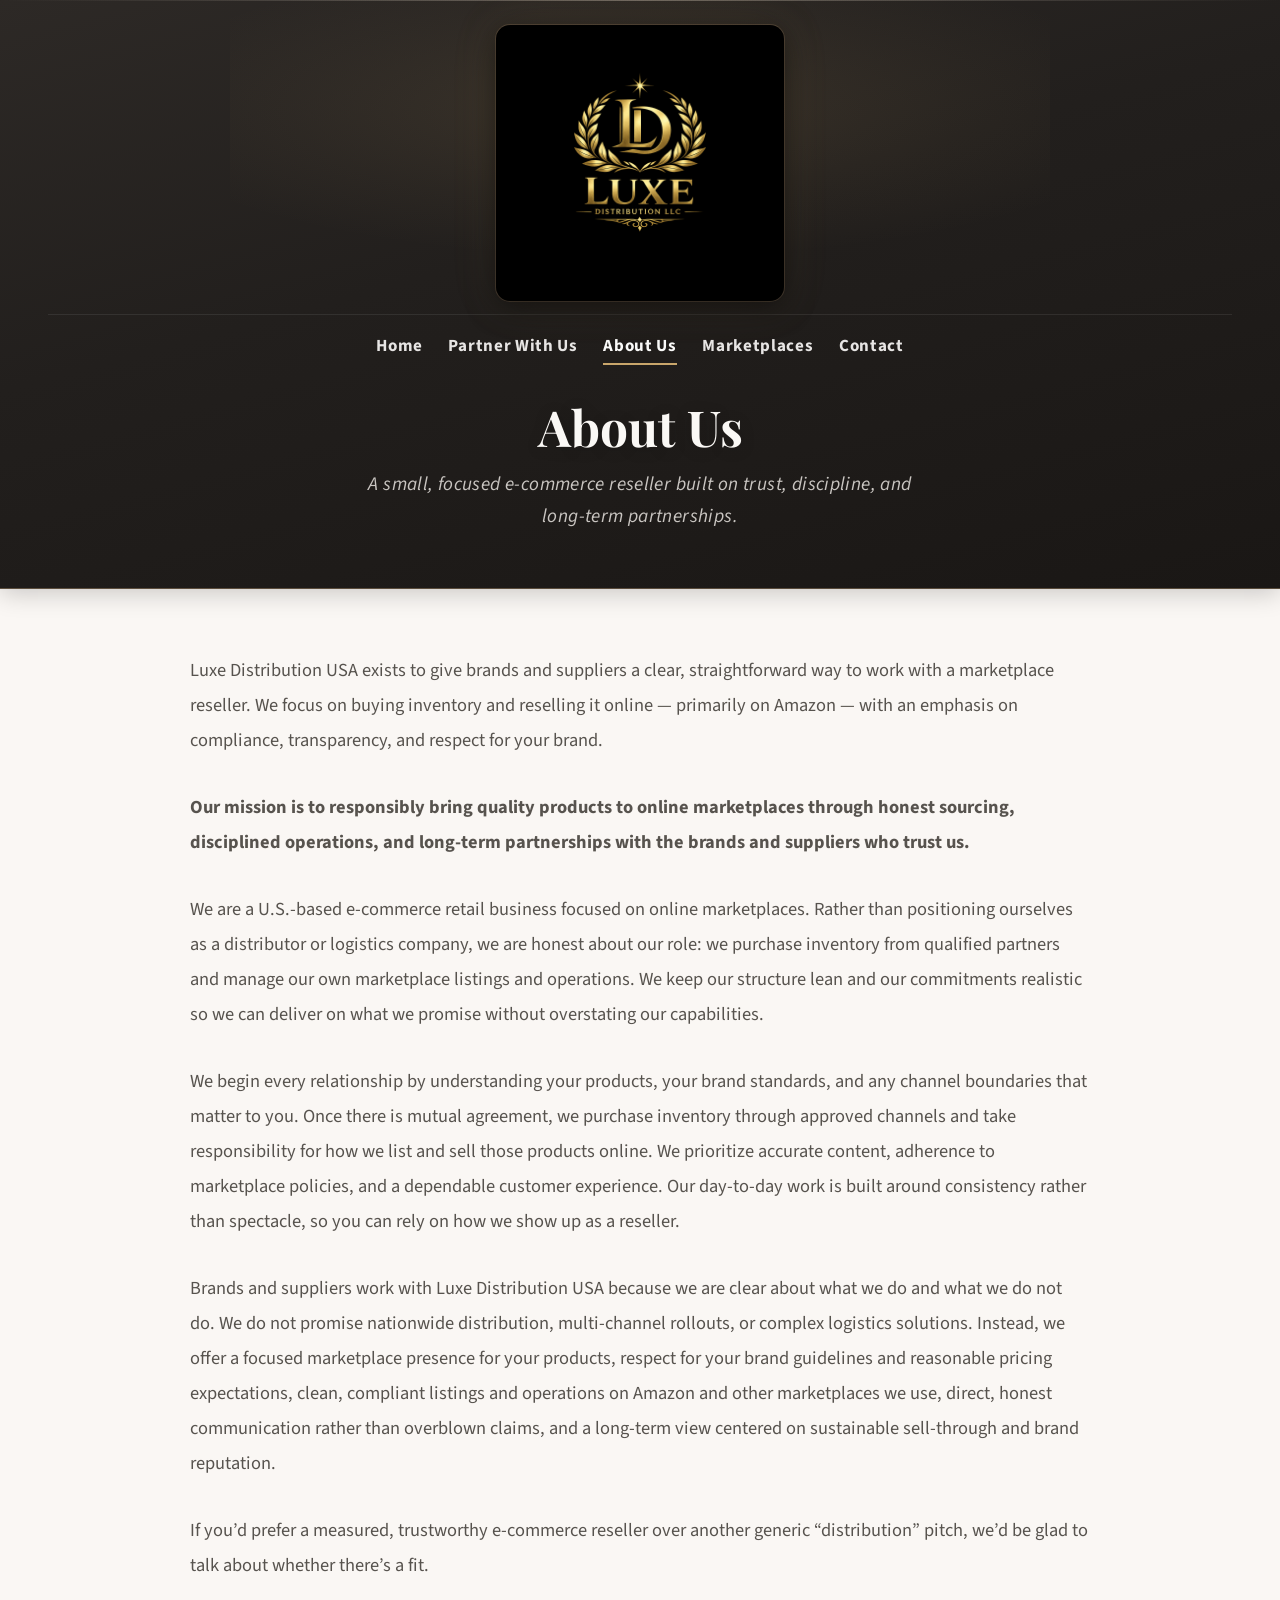
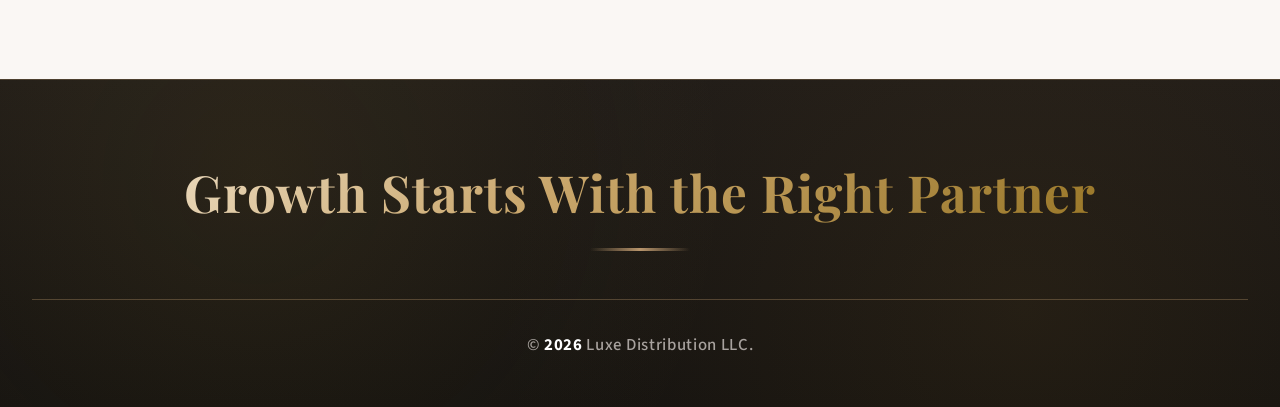
<file: about.html>
<!DOCTYPE html>
<html lang="en">
<head>
    <meta charset="UTF-8">
    <meta name="viewport" content="width=device-width, initial-scale=1.0, viewport-fit=cover">
    <title>About Luxe Distribution USA | E-Commerce Reseller for Online Marketplaces</title>
    <meta name="description" content="Learn how Luxe Distribution USA operates as a transparent, disciplined e-commerce reseller, partnering with brands and suppliers to represent products professionally on Amazon and other online marketplaces.">
    <link rel="stylesheet" href="styles.css">
</head>
<body>
    <!-- Header Section - Blue Background -->
    <header class="header-section header-page">
        <div class="header-brand">
            <div class="logo">
                <a href="index.html" class="logo-link">
                    <img src="lux-logo.png" alt="Luxe Distribution LLC" class="logo-img" decoding="async">
                </a>
            </div>
        </div>
        <nav class="navbar" aria-label="Main navigation">
            <ul class="nav-links">
                <li><a href="index.html">Home</a></li>
                <li><a href="services.html">Partner With Us</a></li>
                <li><a href="about.html" class="active">About Us</a></li>
                <li><a href="marketplaces.html">Marketplaces</a></li>
                <li><a href="contact.html">Contact</a></li>
            </ul>
        </nav>
        
        <div class="contact-hero">
            <h1>About Us</h1>
            <p>A small, focused e-commerce reseller built on trust, discipline, and long-term partnerships.</p>
        </div>
    </header>

    <!-- About Content Section -->
    <section class="about-content-section">
        <div class="about-content-container">
            <div class="about-content-text">
                <p>Luxe Distribution USA exists to give brands and suppliers a clear, straightforward way to work with a marketplace reseller. We focus on buying inventory and reselling it online — primarily on Amazon — with an emphasis on compliance, transparency, and respect for your brand.</p>
                
                <p><strong>Our mission is to responsibly bring quality products to online marketplaces through honest sourcing, disciplined operations, and long-term partnerships with the brands and suppliers who trust us.</strong></p>
                
                <p>We are a U.S.-based e-commerce retail business focused on online marketplaces. Rather than positioning ourselves as a distributor or logistics company, we are honest about our role: we purchase inventory from qualified partners and manage our own marketplace listings and operations. We keep our structure lean and our commitments realistic so we can deliver on what we promise without overstating our capabilities.</p>
                
                <p>We begin every relationship by understanding your products, your brand standards, and any channel boundaries that matter to you. Once there is mutual agreement, we purchase inventory through approved channels and take responsibility for how we list and sell those products online. We prioritize accurate content, adherence to marketplace policies, and a dependable customer experience. Our day-to-day work is built around consistency rather than spectacle, so you can rely on how we show up as a reseller.</p>

                <p>Brands and suppliers work with Luxe Distribution USA because we are clear about what we do and what we do not do. We do not promise nationwide distribution, multi-channel rollouts, or complex logistics solutions. Instead, we offer a focused marketplace presence for your products, respect for your brand guidelines and reasonable pricing expectations, clean, compliant listings and operations on Amazon and other marketplaces we use, direct, honest communication rather than overblown claims, and a long-term view centered on sustainable sell-through and brand reputation.</p>

                <p>If you’d prefer a measured, trustworthy e-commerce reseller over another generic “distribution” pitch, we’d be glad to talk about whether there’s a fit.</p>
            </div>
        </div>
    </section>

    <!-- Footer Section -->
    <footer class="footer-section">
        <div class="footer-content">
            <h2 class="footer-heading">Growth Starts With the Right Partner</h2>
            <div class="footer-copyright">
                <p>&copy; <span id="current-year"></span> Luxe Distribution LLC.</p>
            </div>
        </div>
    </footer>

    <script>
        // Set current year for copyright
        document.getElementById('current-year').textContent = new Date().getFullYear();
    </script>
</body>
</html>
</file>
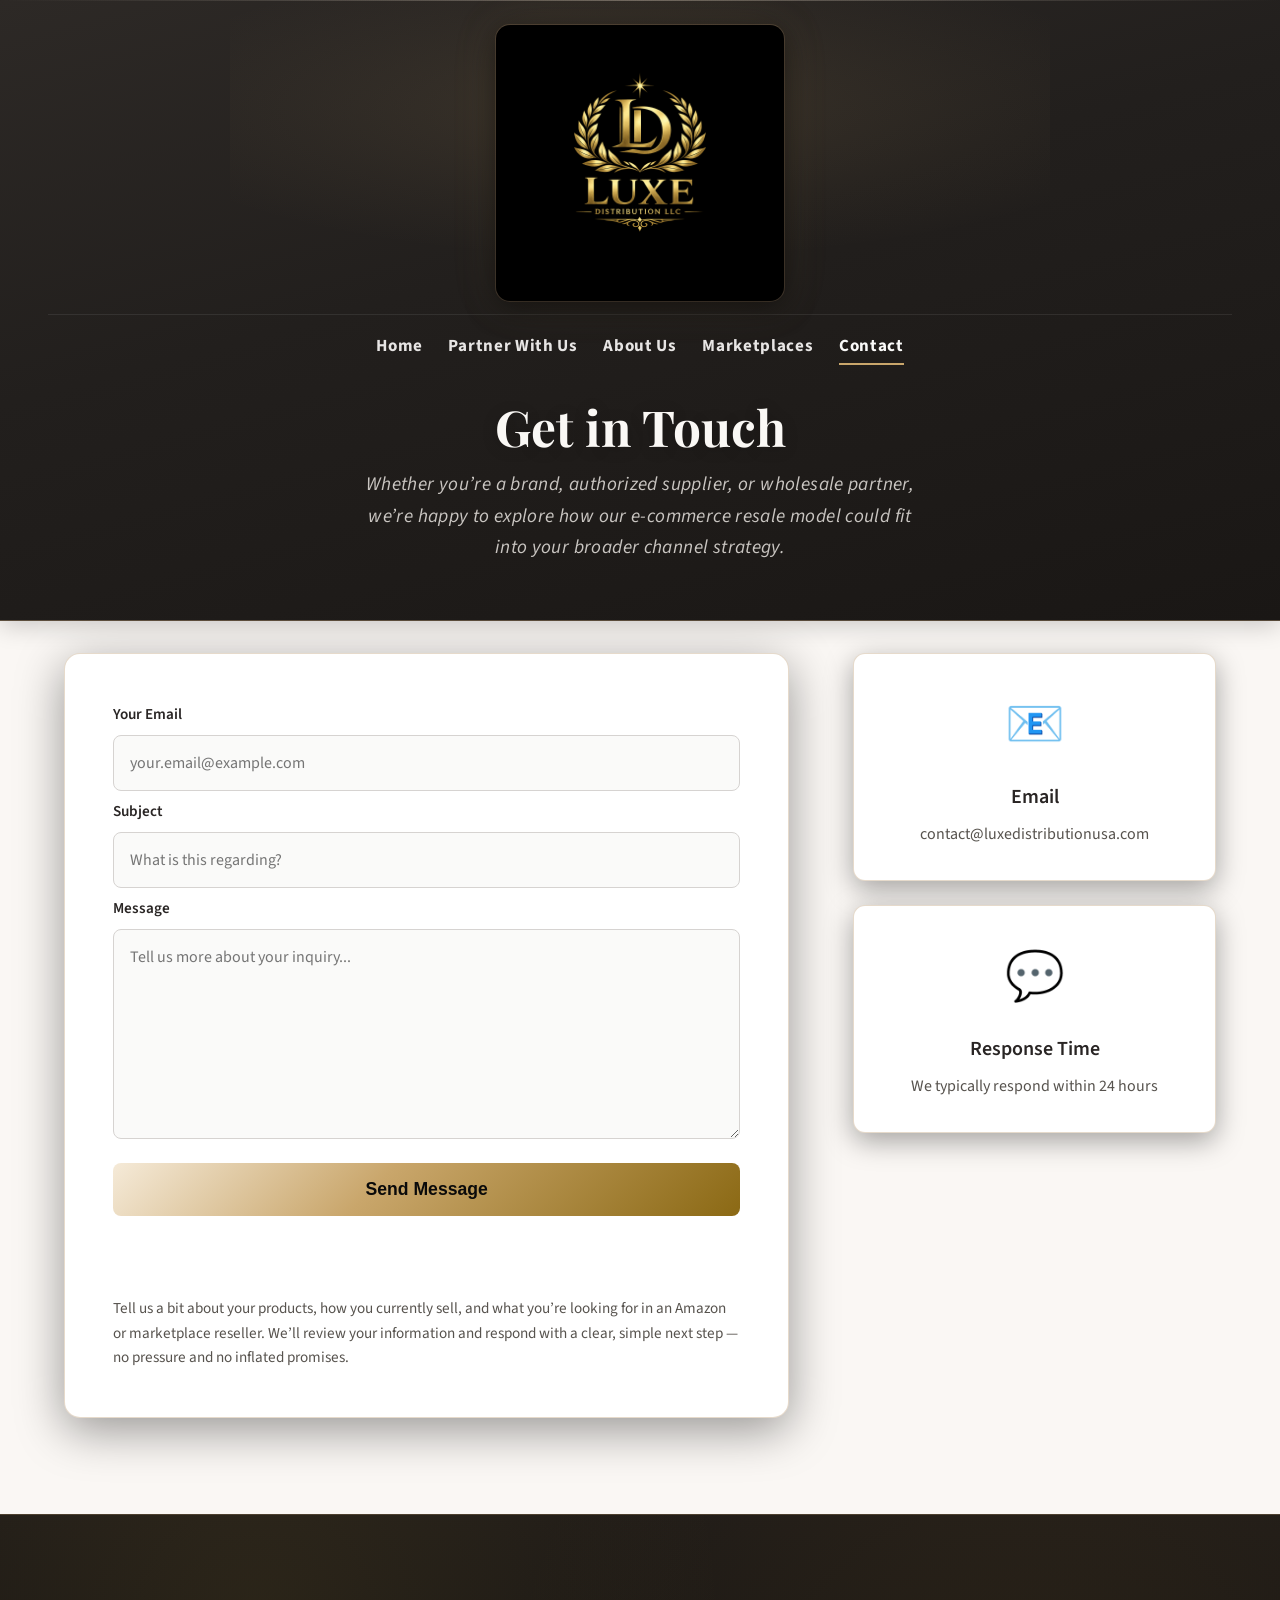
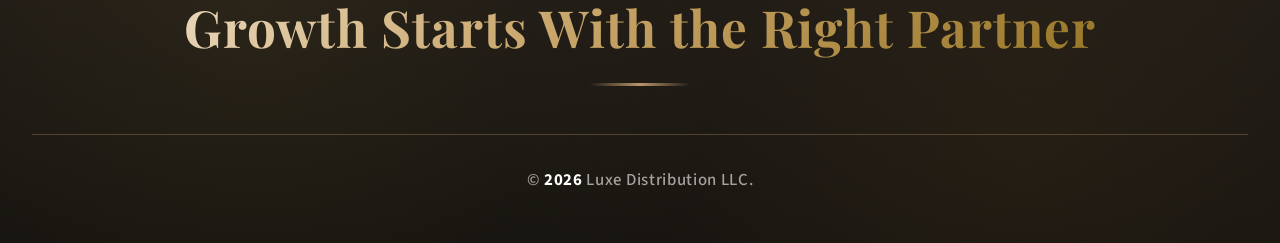
<file: contact.html>
<!DOCTYPE html>
<html lang="en">
<head>
    <meta charset="UTF-8">
    <meta name="viewport" content="width=device-width, initial-scale=1.0, viewport-fit=cover">
    <title>Contact Luxe Distribution USA | E-Commerce Marketplace Reseller</title>
    <meta name="description" content="Contact Luxe Distribution USA to discuss how our e-commerce resale model and marketplace operations might fit into your brand or supplier strategy.">
    <link rel="stylesheet" href="styles.css">
</head>
<body>
    <!-- Header Section - Blue Background -->
    <header class="header-section header-page">
        <div class="header-brand">
            <div class="logo">
                <a href="index.html" class="logo-link">
                    <img src="lux-logo.png" alt="Luxe Distribution LLC" class="logo-img" decoding="async">
                </a>
            </div>
        </div>
        <nav class="navbar" aria-label="Main navigation">
            <ul class="nav-links">
                <li><a href="index.html">Home</a></li>
                <li><a href="services.html">Partner With Us</a></li>
                <li><a href="about.html">About Us</a></li>
                <li><a href="marketplaces.html">Marketplaces</a></li>
                <li><a href="contact.html" class="active">Contact</a></li>
            </ul>
        </nav>
        
        <div class="contact-hero">
            <h1>Get in Touch</h1>
            <p>Whether you’re a brand, authorized supplier, or wholesale partner, we’re happy to explore how our e-commerce resale model could fit into your broader channel strategy.</p>
        </div>
    </header>

    <!-- Contact Form Section -->
    <section class="contact-section">
        <div class="contact-container">
            <div class="contact-form-wrapper">
                <form id="contact-form" class="contact-form">
                    <div class="form-group">
                        <label for="email">Your Email</label>
                        <input 
                            type="email" 
                            id="email" 
                            name="email" 
                            placeholder="your.email@example.com"
                            required
                        >
                    </div>
                    
                    <div class="form-group">
                        <label for="subject">Subject</label>
                        <input 
                            type="text" 
                            id="subject" 
                            name="subject" 
                            placeholder="What is this regarding?"
                            required
                        >
                    </div>
                    
                    <div class="form-group">
                        <label for="message">Message</label>
                        <textarea 
                            id="message" 
                            name="message" 
                            rows="8"
                            placeholder="Tell us more about your inquiry..."
                            required
                        ></textarea>
                    </div>
                    
                    <button type="submit" class="submit-button">
                        <span id="button-text">Send Message</span>
                        <span id="button-loader" class="loader" style="display: none;"></span>
                    </button>
                    
                    <div id="form-message" class="form-message"></div>
                </form>
                <p class="contact-form-note">
                    Tell us a bit about your products, how you currently sell, and what you’re looking for in an Amazon or marketplace reseller. We’ll review your information and respond with a clear, simple next step — no pressure and no inflated promises.
                </p>
            </div>
            
            <div class="contact-info">
                <div class="info-card">
                    <div class="info-icon">📧</div>
                    <h3>Email</h3>
                    <p>contact@luxedistributionusa.com</p>
                </div>
                
                <div class="info-card">
                    <div class="info-icon">💬</div>
                    <h3>Response Time</h3>
                    <p>We typically respond within 24 hours</p>
                </div>
            </div>
        </div>
    </section>

    <!-- Footer Section -->
    <footer class="footer-section">
        <div class="footer-content">
            <h2 class="footer-heading">Growth Starts With the Right Partner</h2>
            <div class="footer-copyright">
                <p>&copy; <span id="current-year"></span> Luxe Distribution LLC.</p>
            </div>
        </div>
    </footer>

    <script>
        // Set current year for copyright
        document.getElementById('current-year').textContent = new Date().getFullYear();
    </script>

    <script>
        /*
         * FORMPREE SETUP INSTRUCTIONS (Easy & Free):
         * 
         * 1. Sign up for a free account at https://formspree.io/
         * 
         * 2. Create a new form and get your form endpoint URL
         *    (It will look like: https://formspree.io/f/YOUR_FORM_ID)
         * 
         * 3. Replace "YOUR_FORMPREE_ENDPOINT" below with your actual Formspree endpoint URL
         * 
         * That's it! No complex configuration needed.
         * Emails will be sent automatically to your email address.
         */

        // Replace with your Formspree endpoint URL
        // Get it from: https://formspree.io/forms
        const FORMPREE_ENDPOINT = "YOUR_FORMPREE_ENDPOINT"; // e.g., "https://formspree.io/f/YOUR_FORM_ID"
        const RECIPIENT_EMAIL = "contact@luxedistributionusa.com";

        // Handle form submission
        document.getElementById('contact-form').addEventListener('submit', function(event) {
            event.preventDefault();
            
            const button = document.querySelector('.submit-button');
            const buttonText = document.getElementById('button-text');
            const buttonLoader = document.getElementById('button-loader');
            const formMessage = document.getElementById('form-message');
            
            // Get form values
            const email = document.getElementById('email').value.trim();
            const subject = document.getElementById('subject').value.trim();
            const message = document.getElementById('message').value.trim();
            
            // Validate form
            if (!email || !subject || !message) {
                formMessage.textContent = 'Please fill in all fields.';
                formMessage.className = 'form-message error';
                return;
            }
            
            // Check if Formspree is configured
            if (FORMPREE_ENDPOINT === "YOUR_FORMPREE_ENDPOINT") {
                formMessage.textContent = 'Form service is not configured. Please contact the website administrator or email us directly at ' + RECIPIENT_EMAIL;
                formMessage.className = 'form-message error';
                return;
            }
            
            // Show loading state
            button.disabled = true;
            buttonText.style.display = 'none';
            buttonLoader.style.display = 'inline-block';
            formMessage.textContent = 'Sending your message...';
            formMessage.className = 'form-message';
            
            // Prepare form data
            const formData = new FormData();
            formData.append('email', email);
            formData.append('subject', subject);
            formData.append('message', message);
            formData.append('_replyto', email);
            formData.append('_subject', 'Contact Form: ' + subject);
            
            // Send email using Formspree (no mail client will open)
            fetch(FORMPREE_ENDPOINT, {
                method: 'POST',
                body: formData,
                headers: {
                    'Accept': 'application/json'
                }
            })
            .then(function(response) {
                if (response.ok) {
                    // Success - email sent automatically
                    buttonText.textContent = 'Message Sent!';
                    buttonLoader.style.display = 'none';
                    buttonText.style.display = 'inline-block';
                    formMessage.textContent = 'Thank you! Your message has been sent successfully. We\'ll get back to you soon.';
                    formMessage.className = 'form-message success';
                    
                    // Reset form
                    document.getElementById('contact-form').reset();
                    
                    // Reset button after 3 seconds
                    setTimeout(function() {
                        button.disabled = false;
                        buttonText.textContent = 'Send Message';
                        formMessage.textContent = '';
                        formMessage.className = 'form-message';
                    }, 3000);
                } else {
                    throw new Error('Network response was not ok');
                }
            })
            .catch(function(error) {
                // Error handling
                buttonText.textContent = 'Send Message';
                buttonLoader.style.display = 'none';
                buttonText.style.display = 'inline-block';
                button.disabled = false;
                
                formMessage.textContent = 'Sorry, there was an error sending your message. Please try again or email us directly at ' + RECIPIENT_EMAIL;
                formMessage.className = 'form-message error';
                console.error('Formspree Error:', error);
            });
        });
    </script>
</body>
</html>
</file>
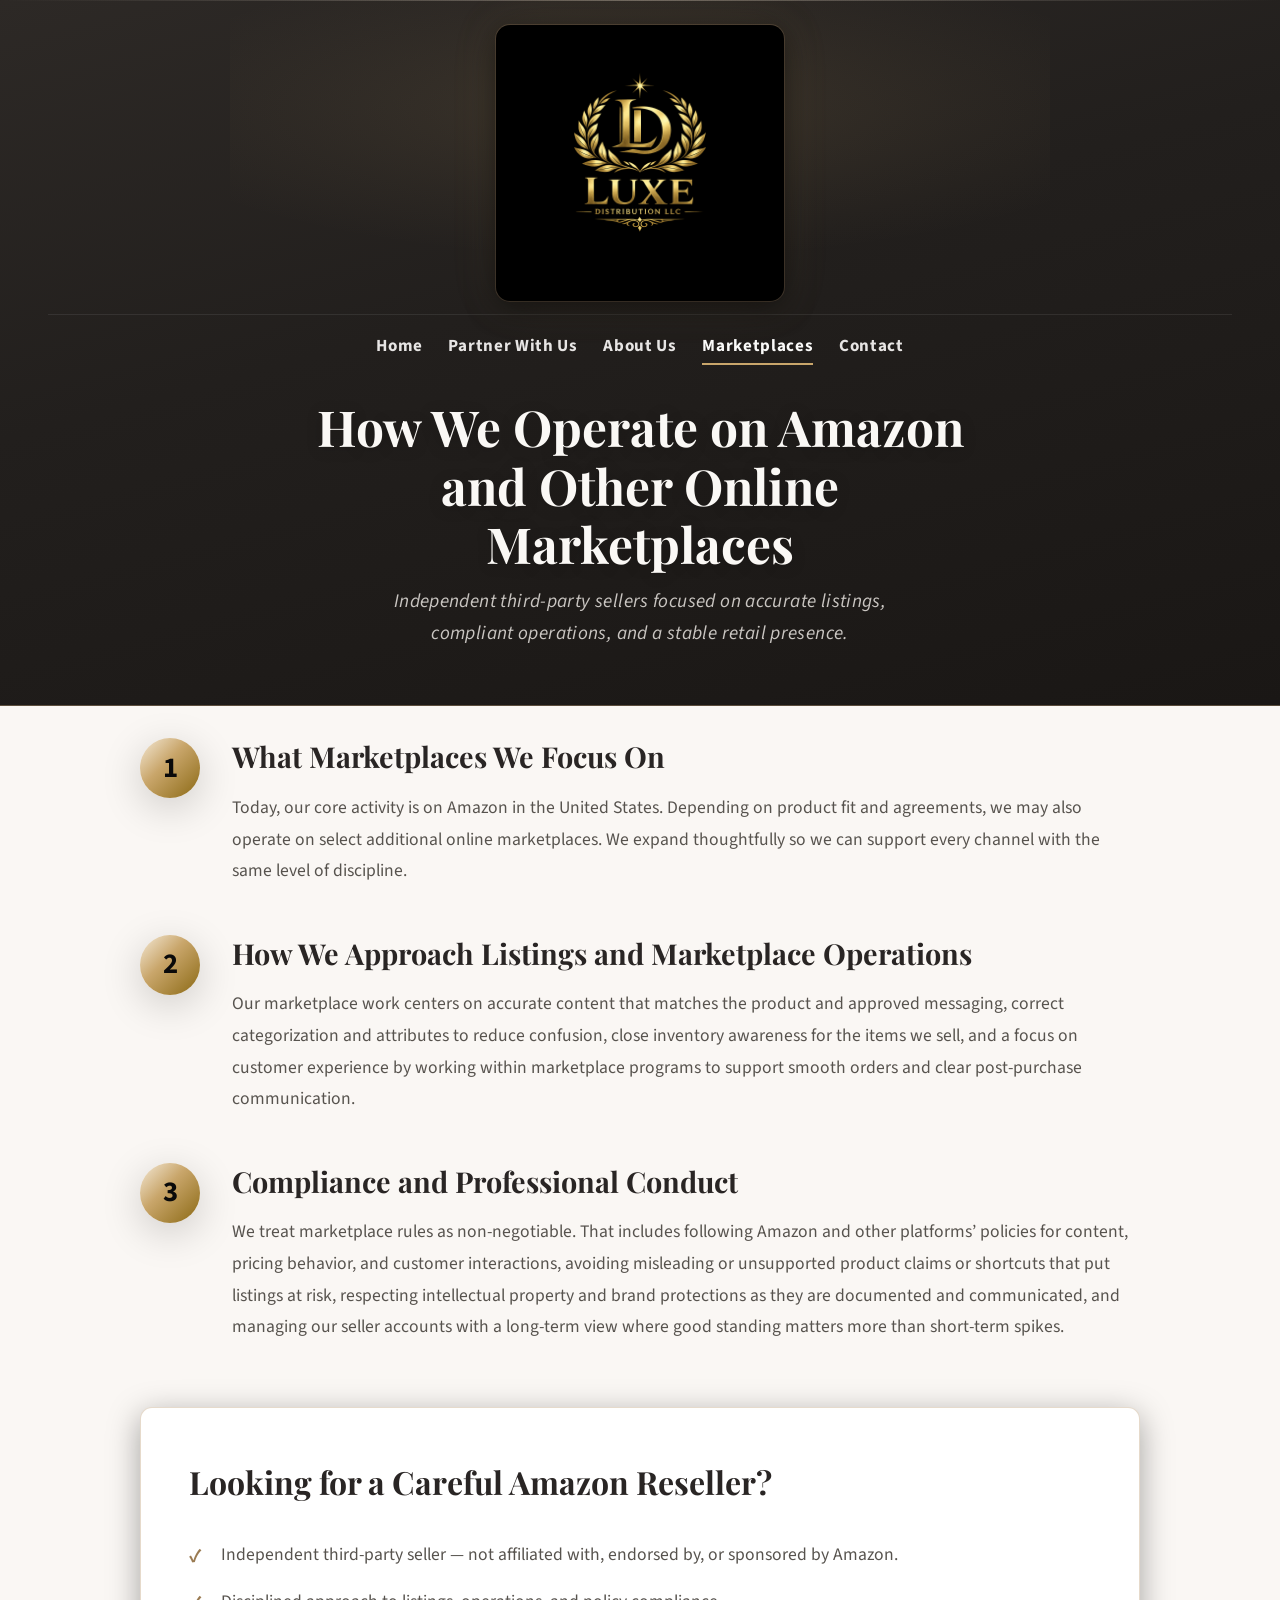
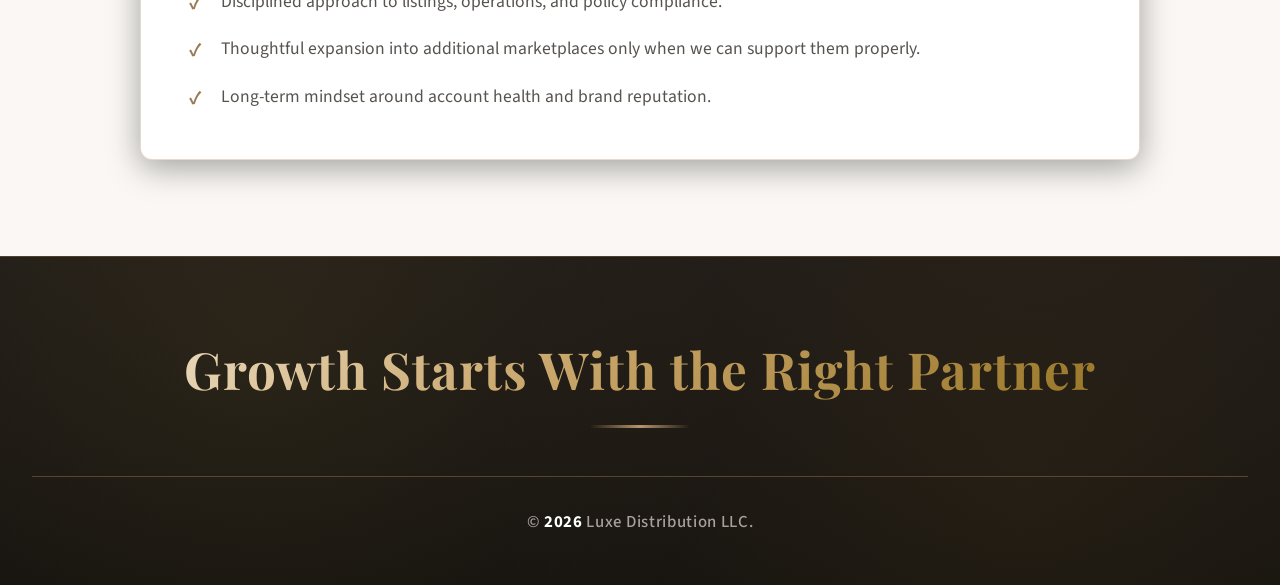
<file: marketplaces.html>
<!DOCTYPE html>
<html lang="en">
<head>
    <meta charset="UTF-8">
    <meta name="viewport" content="width=device-width, initial-scale=1.0, viewport-fit=cover">
    <title>Luxe Distribution USA on Amazon | Professional E-Commerce Marketplace Reseller</title>
    <meta name="description" content="Discover how Luxe Distribution USA sells on Amazon and select marketplaces as an independent third-party reseller, with accurate listings, compliant operations, and disciplined marketplace practices.">
    <link rel="stylesheet" href="styles.css">
</head>
<body>
    <!-- Header Section - Blue Background -->
    <header class="header-section header-page">
        <div class="header-brand">
            <div class="logo">
                <a href="index.html" class="logo-link">
                    <img src="lux-logo.png" alt="Luxe Distribution LLC" class="logo-img" decoding="async">
                </a>
            </div>
        </div>
        <nav class="navbar" aria-label="Main navigation">
            <ul class="nav-links">
                <li><a href="index.html">Home</a></li>
                <li><a href="services.html">Partner With Us</a></li>
                <li><a href="about.html">About Us</a></li>
                <li><a href="marketplaces.html" class="active">Marketplaces</a></li>
                <li><a href="contact.html">Contact</a></li>
            </ul>
        </nav>
        
        <div class="contact-hero">
            <h1>How We Operate on Amazon and Other Online Marketplaces</h1>
            <p>Independent third-party sellers focused on accurate listings, compliant operations, and a stable retail presence.</p>
        </div>
    </header>

    <!-- Marketplaces Content Section -->
    <section class="services-content-section">
        <div class="services-content-container">
            <div class="services-main-content">
                <div class="service-item">
                    <div class="service-number">1</div>
                    <div class="service-content">
                        <h2>What Marketplaces We Focus On</h2>
                        <p>Today, our core activity is on Amazon in the United States. Depending on product fit and agreements, we may also operate on select additional online marketplaces. We expand thoughtfully so we can support every channel with the same level of discipline.</p>
                    </div>
                </div>

                <div class="service-item">
                    <div class="service-number">2</div>
                    <div class="service-content">
                        <h2>How We Approach Listings and Marketplace Operations</h2>
                        <p>Our marketplace work centers on accurate content that matches the product and approved messaging, correct categorization and attributes to reduce confusion, close inventory awareness for the items we sell, and a focus on customer experience by working within marketplace programs to support smooth orders and clear post-purchase communication.</p>
                    </div>
                </div>

                <div class="service-item">
                    <div class="service-number">3</div>
                    <div class="service-content">
                        <h2>Compliance and Professional Conduct</h2>
                        <p>We treat marketplace rules as non-negotiable. That includes following Amazon and other platforms’ policies for content, pricing behavior, and customer interactions, avoiding misleading or unsupported product claims or shortcuts that put listings at risk, respecting intellectual property and brand protections as they are documented and communicated, and managing our seller accounts with a long-term view where good standing matters more than short-term spikes.</p>
                    </div>
                </div>
            </div>

            <div class="why-choose-section">
                <h2 class="why-choose-heading">Looking for a Careful Amazon Reseller?</h2>
                <ul class="why-choose-list">
                    <li>Independent third-party seller — not affiliated with, endorsed by, or sponsored by Amazon.</li>
                    <li>Disciplined approach to listings, operations, and policy compliance.</li>
                    <li>Thoughtful expansion into additional marketplaces only when we can support them properly.</li>
                    <li>Long-term mindset around account health and brand reputation.</li>
                </ul>
            </div>
        </div>
    </section>

    <!-- Footer Section -->
    <footer class="footer-section">
        <div class="footer-content">
            <h2 class="footer-heading">Growth Starts With the Right Partner</h2>
            <div class="footer-copyright">
                <p>&copy; <span id="current-year"></span> Luxe Distribution LLC.</p>
            </div>
        </div>
    </footer>

    <script>
        // Set current year for copyright
        document.getElementById('current-year').textContent = new Date().getFullYear();
    </script>
</body>
</html>
</file>
<file: styles.css>
@import url('https://fonts.googleapis.com/css2?family=Cinzel:wght@500;600;700&family=Playfair+Display:ital,wght@0,600;0,700;1,400&family=Source+Sans+3:wght@400;500;600;700&display=swap');

:root {
    /* Warm stone + champagne gold — softer than pure black / bright gold */
    --bg-deep: #1c1917;
    --bg-header: linear-gradient(165deg, #2d2926 0%, #221f1d 42%, #1a1715 100%);
    --bg-section: #faf7f4;
    --bg-section-alt: #f5f0ea;
    --bg-elevated: #292524;
    --bg-card: #ffffff;
    --gold-100: #f0e4d4;
    --gold-400: #b8956c;
    --gold-500: #9a7b52;
    --gold-600: #8b6f47;
    --gold-800: #6b5438;
    --text: #e7e5e4;
    --text-on-light: #292524;
    --text-muted: #a8a29e;
    --text-muted-light: #57534e;
    --border-gold: rgba(184, 149, 108, 0.35);
    --border-soft: rgba(255, 255, 255, 0.08);
    --gradient-gold: linear-gradient(135deg, #f5ead8 0%, #c9a66b 42%, #8b6914 100%);
    --shadow-gold: 0 10px 40px rgba(0, 0, 0, 0.18);
}

* {
    margin: 0;
    padding: 0;
    box-sizing: border-box;
}

body {
    font-family: 'Source Sans 3', -apple-system, BlinkMacSystemFont, 'Segoe UI', Roboto, sans-serif;
    line-height: 1.65;
    color: var(--text-on-light);
    background: var(--bg-section);
    overflow-x: hidden;
    width: 100%;
    max-width: 100vw;
    box-sizing: border-box;
}

/* Header — warm stone bar; logo on its own row (never flex-shrinks with nav) */
.header-section {
    background: var(--bg-header);
    min-height: auto;
    position: relative;
    padding-top: max(1.35rem, env(safe-area-inset-top, 0px));
    padding-bottom: max(clamp(2.25rem, 4vw, 3rem), env(safe-area-inset-bottom, 0px));
    padding-left: max(clamp(1.25rem, 4vw, 3rem), env(safe-area-inset-left, 0px));
    padding-right: max(clamp(1.25rem, 4vw, 3rem), env(safe-area-inset-right, 0px));
    display: flex;
    flex-direction: column;
    align-items: stretch;
    width: 100%;
    max-width: 100vw;
    box-sizing: border-box;
    overflow-x: hidden;
    border-bottom: 1px solid var(--border-gold);
    box-shadow: 0 4px 24px rgba(0, 0, 0, 0.2);
}

.header-section > .header-brand,
.header-section > .navbar {
    flex-shrink: 0;
    position: relative;
    z-index: 1;
}

.header-section > .contact-hero {
    flex-shrink: 0;
    width: 100%;
    position: relative;
    z-index: 1;
}

.header-section::before {
    content: '';
    position: absolute;
    top: 0;
    left: 0;
    right: 0;
    height: 1px;
    background: linear-gradient(90deg, transparent, rgba(240, 228, 212, 0.35), transparent);
    pointer-events: none;
}

/* Soft spotlight behind logo row — on section so logo blend sees warm stone, not a black matte box */
.header-section::after {
    content: '';
    position: absolute;
    top: 0;
    left: 50%;
    transform: translateX(-50%);
    width: min(96vw, 820px);
    height: min(260px, 34vh);
    background: radial-gradient(
        ellipse 88% 78% at 50% 42%,
        rgba(201, 166, 107, 0.12) 0%,
        rgba(201, 166, 107, 0.04) 48%,
        transparent 74%
    );
    pointer-events: none;
    z-index: 0;
}

/* Brand row — centered mark at a size where fine gold detail stays legible */
.header-brand {
    position: relative;
    width: 100%;
    flex: 0 0 auto;
    margin-bottom: 0.15rem;
    padding: 0.2rem 0 0.85rem;
    border-bottom: 1px solid var(--border-soft);
}

.header-brand .logo {
    display: flex;
    align-items: center;
    justify-content: center;
    width: 100%;
    max-width: 100%;
    flex-shrink: 0;
}

/* Plaque matches lux-logo.png matte (#000) so the asset edge disappears; gold reads on black */
.header-brand .logo-link {
    display: inline-flex;
    align-items: center;
    text-decoration: none;
    color: inherit;
    flex-shrink: 0;
    max-width: min(560px, 94vw);
    line-height: 0;
    background-color: #000000;
    padding: 0.65rem 1.1rem 0.85rem;
    border-radius: 14px;
    box-shadow:
        0 6px 28px rgba(0, 0, 0, 0.55),
        0 0 0 1px rgba(184, 149, 108, 0.28),
        0 0 48px rgba(201, 166, 107, 0.12);
}

.logo-img {
    height: auto;
    width: auto;
    max-height: min(288px, 28vh);
    max-height: min(288px, 28dvh);
    max-width: min(520px, 90vw);
    flex-shrink: 0;
    margin: 0;
    padding: 0;
    display: block;
    object-fit: contain;
}

/* Navigation — only links; sits below logo */
.navbar {
    display: flex;
    flex-wrap: wrap;
    align-items: center;
    justify-content: center;
    gap: 0.5rem;
    margin-bottom: 1.35rem;
    margin-top: 0;
    position: relative;
    z-index: 10;
    width: 100%;
    max-width: none;
    padding: 0.85rem 0 0;
    background: none;
    border: none;
    border-radius: 0;
    backdrop-filter: none;
}

.logo-text {
    display: flex;
    flex-direction: column;
    justify-content: center;
    margin-left: -0.2rem;
    padding-left: 0;
    margin-right: 0;
}

.logo-name {
    display: flex;
    align-items: baseline;
    gap: 0.3rem;
    line-height: 1.1;
}

.logo-luxie {
    font-family: Georgia, 'Times New Roman', serif;
    font-size: 2rem;
    font-weight: 700;
    color: #1e3a8a;
    letter-spacing: 2px;
}

.logo-distribution {
    font-family: Georgia, 'Palatino Linotype', 'Book Antiqua', serif;
    font-size: 2rem;
    font-weight: 600;
    font-style: italic;
    color: #2a2a2a;
    letter-spacing: 1px;
}

.logo-usa {
    font-family: Georgia, 'Times New Roman', serif;
    font-size: 1.9rem;
    font-weight: 700;
    color: #1e3a8a;
    letter-spacing: 2px;
}

.logo-tagline {
    font-family: Georgia, serif;
    font-size: 0.7rem;
    font-style: italic;
    color: #666666;
    letter-spacing: 1px;
    margin-top: 0.1rem;
}

.nav-links {
    display: flex;
    flex-wrap: wrap;
    list-style: none;
    gap: clamp(0.75rem, 2vw, 1.75rem);
    margin: 0;
    padding: 0;
    align-items: center;
    justify-content: center;
    flex: none;
    width: auto;
    max-width: 100%;
}

.nav-links li {
    flex-shrink: 0;
}

.nav-links a {
    color: #e7e5e4;
    text-decoration: none;
    font-family: 'Source Sans 3', sans-serif;
    font-weight: 700;
    font-size: 1.0625rem;
    letter-spacing: 0.04em;
    transition: color 0.2s ease, border-color 0.2s ease;
    white-space: nowrap;
    padding: 0.35rem 0;
    border-bottom: 2px solid transparent;
}

/* Underline only the current page — hover brightens text without a second bar */
.nav-links a:hover {
    color: #fafaf9;
}

.nav-links a:hover:not(.active) {
    border-bottom-color: transparent;
}

.nav-links a:focus-visible {
    color: #fafaf9;
    outline: 2px solid rgba(201, 166, 107, 0.65);
    outline-offset: 4px;
    border-bottom-color: transparent;
}

.cta-button {
    background: var(--gradient-gold);
    color: #0a0a0a;
    border: 1px solid rgba(212, 175, 55, 0.5);
    padding: 1rem 2.5rem;
    font-size: 1rem;
    font-weight: 600;
    border-radius: 8px;
    cursor: pointer;
    transition: transform 0.3s, box-shadow 0.3s;
    text-decoration: none;
    display: inline-block;
    margin-left: 0;
    align-self: flex-start;
}

.cta-button:hover {
    transform: translateY(-2px);
    box-shadow: var(--shadow-gold);
}


/* Hero Graphics */
.hero-graphics {
    display: flex;
    align-items: center;
    justify-content: center;
    flex: 1;
    max-width: 600px;
}

.hero-graphics .hero-image {
    width: 100%;
    max-width: 600px;
    height: auto;
    border-radius: 12px;
    box-shadow: 0 16px 48px rgba(41, 37, 36, 0.14);
    object-fit: contain;
}

.graphic-card {
    background: white;
    border-radius: 12px;
    padding: 1.5rem;
    box-shadow: 0 10px 30px rgba(0, 0, 0, 0.3);
    transform: perspective(1000px) rotateY(-5deg) rotateX(5deg);
    transition: transform 0.3s;
}

.graphic-card:hover {
    transform: perspective(1000px) rotateY(0deg) rotateX(0deg);
}

.card-1 {
    transform: perspective(1000px) rotateY(-8deg) rotateX(8deg);
}

.card-2 {
    margin-left: 2rem;
}

.card-3 {
    margin-left: 1rem;
}

.card-header {
    display: flex;
    align-items: center;
    gap: 0.5rem;
    margin-bottom: 1rem;
    font-weight: 600;
    color: #333;
}

.checkmark {
    color: #10B981;
    font-size: 1.2rem;
    font-weight: bold;
}

.location-info {
    display: grid;
    grid-template-columns: repeat(2, 1fr);
    gap: 0.75rem;
    margin-bottom: 1rem;
}

.location-item {
    font-size: 0.9rem;
    color: #666;
}

.location-item .label {
    font-weight: 600;
    margin-right: 0.5rem;
}

.products {
    display: flex;
    gap: 0.5rem;
    margin-top: 1rem;
}

.product-box {
    background: #F3F4F6;
    padding: 0.5rem 1rem;
    border-radius: 6px;
    font-size: 0.85rem;
    font-weight: 500;
    color: #333;
}

.card-label {
    font-weight: 700;
    font-size: 1.1rem;
    margin-bottom: 0.75rem;
    color: #333;
}

.card-content {
    margin-bottom: 1rem;
}

.info-line {
    font-size: 0.9rem;
    color: #666;
    margin-bottom: 0.5rem;
}

.card-button {
    background: #1e3a8a;
    color: white;
    border: none;
    padding: 0.6rem 1.5rem;
    border-radius: 6px;
    font-size: 0.9rem;
    font-weight: 600;
    cursor: pointer;
    width: 100%;
}

/* About Section */
.about-section {
    background: var(--bg-section);
    padding: 6rem 4rem;
    width: 100%;
    max-width: 100vw;
    box-sizing: border-box;
    overflow-x: hidden;
}

.about-container {
    max-width: 1400px;
    margin: 0 auto;
    display: grid;
    grid-template-columns: 1fr 1fr;
    gap: 6rem;
    align-items: flex-start;
}

.about-illustration .hero-graphics {
    width: 100%;
    margin-top: 2rem;
    display: flex;
    justify-content: center;
    align-items: center;
}

.about-illustration .hero-image {
    width: 100%;
    max-width: 600px;
    height: auto;
    border-radius: 12px;
    box-shadow: 0 16px 48px rgba(41, 37, 36, 0.12), 0 0 0 1px rgba(87, 83, 78, 0.08);
    object-fit: contain;
}


.text-content {
    display: flex;
    flex-direction: column;
    gap: 2.5rem;
}

.content-section {
    margin-bottom: 2rem;
}

.content-section h2 {
    font-family: 'Playfair Display', Georgia, serif;
    font-size: 2rem;
    font-weight: 700;
    color: var(--text-on-light);
    margin-bottom: 1rem;
    text-align: left;
}

.content-section p {
    font-size: 1.1rem;
    color: var(--text-muted-light);
    line-height: 1.85;
}

.cta-section {
    margin-top: 4rem;
    padding-top: 3rem;
    border-top: 1px solid rgba(87, 83, 78, 0.2);
    text-align: center;
    max-width: 800px;
    margin-left: auto;
    margin-right: auto;
    width: 100%;
}

.cta-text {
    font-size: 1.5rem;
    font-weight: 600;
    color: var(--text-on-light);
    margin-bottom: 1.5rem;
}

.cta-button-secondary {
    background: var(--gradient-gold);
    color: #0a0a0a;
    border: 1px solid rgba(212, 175, 55, 0.45);
    padding: 1rem 2.5rem;
    font-size: 1.1rem;
    font-weight: 600;
    border-radius: 8px;
    text-decoration: none;
    display: inline-block;
    transition: transform 0.3s, box-shadow 0.3s;
}

.cta-button-secondary:hover {
    transform: translateY(-2px);
    box-shadow: var(--shadow-gold);
}

/* About Illustration */
.about-illustration {
    position: relative;
    display: flex;
    flex-direction: column;
    align-items: center;
    justify-content: flex-start;
    padding-top: 3rem;
    gap: 0;
}

.about-image {
    width: 100%;
    max-width: 600px;
    height: auto;
    border-radius: 12px;
    box-shadow: 0 16px 48px rgba(41, 37, 36, 0.12), 0 0 0 1px rgba(87, 83, 78, 0.08);
    object-fit: contain;
}

.warehouse-scene {
    position: relative;
    width: 100%;
    height: 100%;
    transform: perspective(800px) rotateY(-15deg) rotateX(10deg);
}

.warehouse-shelves {
    display: flex;
    gap: 2rem;
    position: absolute;
    bottom: 0;
    width: 100%;
}

.shelf {
    flex: 1;
    height: 300px;
    background: linear-gradient(to bottom, #D97706 0%, #92400E 100%);
    border-radius: 8px;
    position: relative;
    box-shadow: 0 5px 15px rgba(0, 0, 0, 0.2);
}

.shelf::before {
    content: '';
    position: absolute;
    top: -10px;
    left: 0;
    right: 0;
    height: 10px;
    background: #92400E;
    border-radius: 8px 8px 0 0;
}

.shelf-1 {
    transform: translateX(-20px);
}

.shelf-3 {
    transform: translateX(20px);
}

.warehouse-workers {
    position: absolute;
    bottom: 0;
    width: 100%;
    height: 100%;
}

.worker {
    position: absolute;
    bottom: 300px;
}

.worker-body {
    width: 40px;
    height: 60px;
    background: #3B82F6;
    border-radius: 20px 20px 0 0;
    position: relative;
}

.worker-body::before {
    content: '';
    position: absolute;
    top: -15px;
    left: 50%;
    transform: translateX(-50%);
    width: 25px;
    height: 25px;
    background: #FBBF24;
    border-radius: 50%;
}

.worker-1 {
    left: 10%;
    transform: translateX(-50px);
}

.worker-2 {
    left: 50%;
    transform: translateX(-20px);
}

.worker-3 {
    right: 15%;
}

.worker-cart {
    position: absolute;
    top: 50px;
    left: 50%;
    transform: translateX(-50%);
    width: 60px;
    height: 40px;
    background: #6B7280;
    border-radius: 4px;
}

.worker-scanner {
    position: absolute;
    top: 10px;
    right: -20px;
    width: 30px;
    height: 30px;
    background: #10B981;
    border-radius: 4px;
}

.warehouse-screens {
    position: absolute;
    top: 100px;
    width: 100%;
}

.screen {
    position: absolute;
    background: #1F2937;
    color: white;
    padding: 1rem;
    border-radius: 8px;
    font-weight: 600;
    box-shadow: 0 5px 15px rgba(0, 0, 0, 0.3);
}

.screen-1 {
    left: 30%;
    font-size: 1.5rem;
}

.screen-2 {
    right: 20%;
    font-size: 0.9rem;
}

.screen-item {
    margin-bottom: 0.3rem;
}

.warehouse-logo {
    position: absolute;
    top: 200px;
    left: 50%;
    transform: translateX(-50%);
    font-size: 4rem;
    font-weight: bold;
    color: rgba(30, 58, 138, 0.3);
    z-index: 5;
}

/* Footer — luxe */
.footer-section {
    background: linear-gradient(180deg, #1f1b18 0%, #141210 100%);
    padding: 5rem 2rem 3rem;
    text-align: center;
    position: relative;
    overflow: hidden;
    width: 100%;
    max-width: 100vw;
    box-sizing: border-box;
    border-top: 1px solid var(--border-gold);
}

.footer-section::before {
    content: '';
    position: absolute;
    top: 0;
    left: 0;
    right: 0;
    bottom: 0;
    background-image:
        radial-gradient(circle at 20% 30%, rgba(212, 175, 55, 0.08) 0%, transparent 45%),
        radial-gradient(circle at 80% 70%, rgba(138, 102, 35, 0.12) 0%, transparent 50%);
    pointer-events: none;
}

.footer-content {
    position: relative;
    z-index: 1;
}

.footer-heading {
    font-family: 'Playfair Display', Georgia, serif;
    background: var(--gradient-gold);
    -webkit-background-clip: text;
    -webkit-text-fill-color: transparent;
    background-clip: text;
    font-size: clamp(2rem, 4vw, 3.25rem);
    font-weight: 700;
    margin-bottom: 3rem;
    line-height: 1.25;
    text-shadow: none;
    letter-spacing: 0.02em;
    animation: fadeInUp 0.8s ease-out;
}

.footer-heading::after {
    content: '';
    display: block;
    width: 100px;
    height: 3px;
    background: linear-gradient(90deg, transparent, var(--gold-400), transparent);
    margin: 1.5rem auto 0;
    border-radius: 2px;
}

.footer-copyright {
    margin-top: 3rem;
    padding-top: 2rem;
    border-top: 1px solid var(--border-gold);
}

.footer-copyright p {
    color: var(--text-muted);
    font-size: 1.05rem;
    font-weight: 500;
    letter-spacing: 0.04em;
    margin: 0;
}

.footer-copyright span {
    font-weight: 700;
    color: white;
}

@keyframes fadeInUp {
    from {
        opacity: 0;
        transform: translateY(30px);
    }
    to {
        opacity: 1;
        transform: translateY(0);
    }
}

/* Contact Page Styles */
/* Inner pages share one header rhythm; home uses .home-header for a flagship hero */
.header-page {
    min-height: auto;
}

.contact-hero {
    text-align: center;
    margin-top: 1rem;
    margin-bottom: 0;
    position: relative;
    z-index: 10;
    padding-bottom: 0.5rem;
    width: 100%;
    max-width: 42rem;
    margin-left: auto;
    margin-right: auto;
}

.contact-hero h1 {
    font-family: 'Playfair Display', Georgia, serif;
    font-size: clamp(2rem, 4.2vw, 3.1rem);
    font-weight: 700;
    color: #faf8f5;
    margin-bottom: 0.65rem;
    line-height: 1.18;
    text-shadow: 0 2px 16px rgba(0, 0, 0, 0.2);
}

.contact-hero p:not(.page-hero-eyebrow) {
    font-size: 1.2rem;
    color: #c9c5c1;
    max-width: 36rem;
    margin: 0.85rem auto 0;
    line-height: 1.65;
    font-weight: 400;
    letter-spacing: 0.02em;
    font-style: italic;
}

/* Home: same hero shell as inner pages, with a clear “chapter” label and accent */
.page-hero--home {
    max-width: 46rem;
}

.page-hero--home::before {
    content: '';
    display: block;
    width: 3rem;
    height: 2px;
    margin: 0 auto 1.1rem;
    border-radius: 1px;
    background: linear-gradient(90deg, transparent, rgba(201, 166, 107, 0.9), transparent);
}

/* Beats .contact-hero p (italic body) — eyebrow is UI chrome, not prose */
.contact-hero .page-hero-eyebrow {
    font-family: 'Source Sans 3', sans-serif;
    font-size: 0.6875rem;
    font-weight: 600;
    letter-spacing: 0.2em;
    text-transform: uppercase;
    font-style: normal;
    color: rgba(201, 166, 107, 0.9);
    margin: 0 0 0.75rem;
}

.about-content-section {
    background: var(--bg-section);
    padding: 3rem 4rem 6rem;
    margin-top: 0;
}

.about-content-container {
    max-width: 900px;
    margin: 0 auto;
    padding-top: 1rem;
}

.about-content-text {
    display: flex;
    flex-direction: column;
    gap: 2rem;
}

.about-content-text p {
    font-size: 1.15rem;
    color: var(--text-muted-light);
    line-height: 1.9;
    text-align: left;
}

/* Services Page Styles */
.services-content-section {
    background: var(--bg-section);
    padding: 2rem 4rem 6rem;
    margin-top: 0;
    position: relative;
    z-index: 1;
}

.services-content-container {
    max-width: 1000px;
    margin: 0 auto;
}

.services-image-wrapper {
    width: 100%;
    margin-bottom: 3rem;
    display: flex;
    justify-content: center;
    align-items: center;
}

.services-image {
    width: 100%;
    max-width: 900px;
    height: auto;
    border-radius: 12px;
    box-shadow: 0 16px 48px rgba(41, 37, 36, 0.12);
    object-fit: contain;
}

.services-main-content {
    display: flex;
    flex-direction: column;
    gap: 3rem;
    margin-bottom: 4rem;
}

.service-item {
    display: flex;
    gap: 2rem;
    align-items: flex-start;
}

.service-number {
    flex-shrink: 0;
    width: 60px;
    height: 60px;
    background: var(--gradient-gold);
    color: #0a0a0a;
    border-radius: 50%;
    display: flex;
    align-items: center;
    justify-content: center;
    font-size: 1.8rem;
    font-weight: 700;
    box-shadow: var(--shadow-gold);
}

.service-content {
    flex: 1;
}

.service-content h2 {
    font-family: 'Playfair Display', Georgia, serif;
    font-size: 1.8rem;
    font-weight: 700;
    color: var(--text-on-light);
    margin-bottom: 1rem;
    line-height: 1.3;
}

.service-content p {
    font-size: 1.1rem;
    color: var(--text-muted-light);
    line-height: 1.8;
    text-align: left;
}

.why-choose-section {
    background: var(--bg-card);
    padding: 3rem;
    border-radius: 12px;
    border: 1px solid var(--border-gold);
    box-shadow: 0 8px 32px rgba(0, 0, 0, 0.35);
    margin-top: 3rem;
}

.why-choose-heading {
    font-family: 'Playfair Display', Georgia, serif;
    font-size: 2rem;
    font-weight: 700;
    color: var(--text-on-light);
    margin-bottom: 2rem;
    text-align: left;
}

.why-choose-list {
    list-style: none;
    padding: 0;
    margin: 0;
    display: flex;
    flex-direction: column;
    gap: 1.2rem;
}

.why-choose-list li {
    font-size: 1.1rem;
    color: var(--text-muted-light);
    line-height: 1.6;
    padding-left: 2rem;
    position: relative;
}

.why-choose-list li::before {
    content: '✓';
    position: absolute;
    left: 0;
    color: var(--gold-500);
    font-weight: 700;
    font-size: 1.2rem;
}

.contact-section {
    background: var(--bg-section);
    padding: 2rem 4rem 6rem;
    margin-top: 0;
    width: 100%;
    max-width: 100vw;
    box-sizing: border-box;
    overflow-x: hidden;
}

.contact-container {
    max-width: 1200px;
    margin: 0 auto;
    display: grid;
    grid-template-columns: 2fr 1fr;
    gap: 4rem;
}

.contact-form-wrapper {
    background: var(--bg-card);
    border-radius: 16px;
    padding: 3rem;
    border: 1px solid var(--border-gold);
    box-shadow: 0 12px 48px rgba(0, 0, 0, 0.4);
}

.contact-form {
    display: flex;
    flex-direction: column;
    gap: 0.5rem;
}

.contact-form-note {
    margin-top: 1.5rem;
    font-size: 0.95rem;
    color: var(--text-muted-light);
    text-align: left;
    line-height: 1.6;
}

.form-group {
    display: flex;
    flex-direction: column;
    gap: 0.5rem;
    margin-bottom: 0;
}

.form-group label {
    font-weight: 600;
    color: var(--text-on-light);
    font-size: 0.95rem;
}

.form-group input,
.form-group textarea {
    padding: 1rem;
    border: 1px solid #d6d3d1;
    border-radius: 8px;
    font-size: 1rem;
    font-family: inherit;
    transition: border-color 0.3s, box-shadow 0.3s;
    background: #fafaf9;
    color: var(--text-on-light);
}

.form-group input:focus,
.form-group textarea:focus {
    outline: none;
    border-color: var(--gold-500);
    box-shadow: 0 0 0 3px rgba(154, 123, 82, 0.15);
    background: #fff;
}

.form-group textarea {
    resize: vertical;
    min-height: 150px;
}

.submit-button {
    background: var(--gradient-gold);
    color: #0a0a0a;
    border: none;
    padding: 1rem 2.5rem;
    font-size: 1.1rem;
    font-weight: 600;
    border-radius: 8px;
    cursor: pointer;
    transition: transform 0.3s, box-shadow 0.3s;
    display: flex;
    align-items: center;
    justify-content: center;
    gap: 0.5rem;
    margin-top: 1rem;
}

.submit-button:hover:not(:disabled) {
    transform: translateY(-2px);
    box-shadow: var(--shadow-gold);
}

.submit-button:disabled {
    opacity: 0.7;
    cursor: not-allowed;
}

.loader {
    width: 20px;
    height: 20px;
    border: 3px solid rgba(10, 10, 10, 0.25);
    border-top-color: #0a0a0a;
    border-radius: 50%;
    animation: spin 0.8s linear infinite;
}

@keyframes spin {
    to {
        transform: rotate(360deg);
    }
}

.form-message {
    padding: 1rem;
    border-radius: 8px;
    margin-top: 1rem;
    font-size: 0.95rem;
    text-align: center;
}

.form-message.success {
    background: #D1FAE5;
    color: #065F46;
    border: 1px solid #10B981;
}

.form-message.error {
    background: #FEE2E2;
    color: #991B1B;
    border: 1px solid #EF4444;
}

.contact-info {
    display: flex;
    flex-direction: column;
    gap: 1.5rem;
}

.info-card {
    background: var(--bg-card);
    border-radius: 12px;
    padding: 2rem;
    border: 1px solid var(--border-gold);
    box-shadow: 0 8px 28px rgba(0, 0, 0, 0.35);
    text-align: center;
    transition: transform 0.3s, box-shadow 0.3s;
}

.info-card:hover {
    transform: translateY(-5px);
    box-shadow: 0 12px 36px rgba(0, 0, 0, 0.45);
}

.info-icon {
    font-size: 3rem;
    margin-bottom: 1rem;
}

.info-card h3 {
    font-size: 1.25rem;
    font-weight: 600;
    color: var(--text-on-light);
    margin-bottom: 0.5rem;
}

.info-card p {
    color: var(--text-muted-light);
    line-height: 1.6;
}

.nav-links a.active {
    opacity: 1;
    font-weight: 700;
    color: #fafaf9;
    border-bottom: 2px solid #c9a66b;
}

.cta-button {
    text-decoration: none;
    display: inline-block;
}

/* Responsive Design */
@media (max-width: 1200px) {
    .about-illustration .hero-graphics {
        margin-top: 1.5rem;
    }

    .about-illustration .hero-image {
        max-width: 100%;
        width: 100%;
    }

    .about-container {
        grid-template-columns: 1fr;
        gap: 4rem;
    }

    .contact-container {
        grid-template-columns: 1fr;
        gap: 3rem;
    }
}

@media (max-width: 768px) {
    .header-section {
        padding-top: max(1rem, env(safe-area-inset-top, 0px));
        padding-bottom: max(1.75rem, env(safe-area-inset-bottom, 0px));
        padding-left: max(1.25rem, env(safe-area-inset-left, 0px));
        padding-right: max(1.25rem, env(safe-area-inset-right, 0px));
        min-height: auto;
    }

    .header-brand {
        padding-bottom: 1rem;
    }

    .header-brand .logo {
        justify-content: center;
    }

    .header-brand .logo-link {
        padding: 0.5rem 0.85rem 0.65rem;
        border-radius: 12px;
    }

    .navbar {
        flex-direction: row;
        justify-content: center;
        margin-bottom: 1.5rem;
        padding: 0.75rem 0 0;
    }

    .logo-img {
        max-height: min(220px, 32vh);
        max-height: min(220px, 32dvh);
        max-width: min(480px, 94vw);
        flex-shrink: 0;
    }
    
    .logo-luxie,
    .logo-distribution,
    .logo-usa {
        font-size: 1.2rem;
    }
    
    .logo-usa {
        font-size: 1.1rem;
    }
    
    .logo-tagline {
        font-size: 0.55rem;
    }

    .nav-links {
        display: flex;
        flex-direction: row;
        flex-wrap: wrap;
        justify-content: center;
        gap: 0.65rem 1.1rem;
        width: 100%;
        max-width: 100%;
        margin: 0;
        white-space: normal;
        flex: none;
    }

    .nav-links a {
        color: #d6d3d1;
        padding: 0.35rem 0.15rem;
        font-size: 0.95rem;
        font-weight: 700;
    }

    .nav-links a.active {
        border-bottom: 2px solid #c9a66b;
    }

    .cta-button {
        padding: 0.9rem 2rem;
        font-size: 1rem;
    }

    .hero-graphics {
        display: none;
    }

    .about-section {
        padding: 3rem 1.5rem;
    }

    .about-container {
        gap: 2rem;
    }

    .about-illustration .hero-graphics {
        margin-top: 1.5rem;
    }

    .about-illustration .hero-image {
        border-radius: 8px;
        max-width: 100%;
    }

    .content-section {
        margin-bottom: 1.5rem;
    }

    .content-section h2 {
        font-size: 1.5rem;
        margin-bottom: 0.75rem;
    }

    .content-section p {
        font-size: 1rem;
        line-height: 1.7;
    }

    .cta-section {
        margin-top: 3rem;
        padding-top: 2rem;
        padding-left: 1rem;
        padding-right: 1rem;
    }
    
    .cta-text {
        font-size: 1.1rem;
        margin-bottom: 1rem;
    }

    .cta-button-secondary {
        padding: 0.9rem 2rem;
        font-size: 1rem;
    }

    .footer-section {
        padding: 3rem 1.5rem 2rem;
    }

    .footer-content {
        max-width: 100%;
        padding: 0;
    }

    .footer-heading {
        font-size: 2rem;
        margin-bottom: 2rem;
        padding: 0 1rem;
        line-height: 1.3;
    }

    .footer-heading::after {
        width: 60px;
        margin: 1rem auto 0;
    }
    
    .footer-copyright {
        margin-top: 2rem;
        padding-top: 1.5rem;
        padding-left: 1rem;
        padding-right: 1rem;
    }
    
    .footer-copyright p {
        font-size: 0.95rem;
    }

    .about-content-section {
        padding: 4rem 2rem;
    }
    
    .about-content-text p {
        font-size: 1rem;
        line-height: 1.8;
    }

    .services-content-section {
        padding: 4rem 2rem;
    }

    .services-image-wrapper {
        margin-bottom: 2rem;
    }

    .services-image {
        max-width: 100%;
        width: 100%;
    }

    .service-item {
        flex-direction: column;
        gap: 1.5rem;
    }

    .service-number {
        width: 50px;
        height: 50px;
        font-size: 1.5rem;
    }

    .service-content h2 {
        font-size: 1.5rem;
    }

    .service-content p {
        font-size: 1rem;
    }

    .why-choose-section {
        padding: 2rem;
    }

    .why-choose-heading {
        font-size: 1.75rem;
    }

    .why-choose-list li {
        font-size: 1rem;
    }

    .contact-hero {
        margin-top: 0.75rem;
        padding-bottom: 1rem;
        max-width: 100%;
    }

    .contact-hero h1 {
        font-size: 2rem;
        margin-bottom: 0.75rem;
    }

    .contact-hero p:not(.page-hero-eyebrow) {
        font-size: 1.1rem;
        padding: 0 1rem;
        line-height: 1.6;
        letter-spacing: 0.2px;
    }

    .contact-section {
        padding: 2rem 1.5rem 4rem;
    }

    .contact-container {
        gap: 2rem;
    }

    .contact-form-wrapper {
        padding: 1.5rem;
    }

    .contact-form {
        gap: 1rem;
    }

    .form-group label {
        font-size: 0.9rem;
    }

    .form-group input,
    .form-group textarea {
        padding: 0.85rem;
        font-size: 0.95rem;
    }

    .submit-button {
        padding: 0.9rem 2rem;
        font-size: 1rem;
        width: 100%;
    }

    .info-card {
        padding: 1.5rem;
    }

    .info-card h3 {
        font-size: 1.1rem;
    }

    .info-card p {
        font-size: 0.9rem;
    }
}

/* Extra small devices (phones, 480px and down) */
@media (max-width: 480px) {
    .header-section {
        padding-top: max(1rem, env(safe-area-inset-top, 0px));
        padding-bottom: max(1.5rem, env(safe-area-inset-bottom, 0px));
        padding-left: max(1rem, env(safe-area-inset-left, 0px));
        padding-right: max(1rem, env(safe-area-inset-right, 0px));
    }

    .header-brand .logo-link {
        padding: 0.45rem 0.7rem 0.55rem;
        border-radius: 10px;
    }

    .navbar {
        gap: 0.75rem;
    }

    .logo-img {
        max-height: min(195px, 30vh);
        max-height: min(195px, 30dvh);
        max-width: min(400px, 94vw);
        flex-shrink: 0;
    }
    
    .logo-luxie,
    .logo-distribution,
    .logo-usa {
        font-size: 1rem;
    }
    
    .logo-usa {
        font-size: 0.95rem;
    }
    
    .logo-tagline {
        font-size: 0.5rem;
    }

    .nav-links {
        gap: 0.75rem;
    }

    .nav-links a {
        font-size: 0.9rem;
        font-weight: 700;
    }

    .nav-links a.active {
        border-bottom: 2px solid #c9a66b;
    }

    .contact-hero h1 {
        font-size: 1.75rem;
        margin-bottom: 0.65rem;
    }

    .cta-button {
        padding: 0.85rem 1.75rem;
        font-size: 0.95rem;
        width: 100%;
    }

    .about-section {
        padding: 2rem 1rem;
    }

    .about-container {
        gap: 1.5rem;
    }

    .content-section h2 {
        font-size: 1.35rem;
    }

    .content-section p {
        font-size: 0.95rem;
    }

    .cta-section {
        margin-top: 2rem;
        padding-top: 1.5rem;
    }

    .cta-text {
        font-size: 1rem;
    }

    .footer-section {
        padding: 3rem 1.5rem 2rem;
    }

    .footer-heading {
        font-size: 1.75rem;
        padding: 0 1rem;
    }

    .footer-copyright {
        margin-top: 1.5rem;
        padding-top: 1rem;
    }

    .footer-copyright p {
        font-size: 0.9rem;
    }

    .contact-hero p:not(.page-hero-eyebrow) {
        font-size: 1rem;
        line-height: 1.6;
        letter-spacing: 0.2px;
    }

    .contact-section {
        padding: 1.5rem 1rem 3rem;
    }

    .contact-form-wrapper {
        padding: 1.25rem;
    }

    .services-content-section {
        padding: 2rem 1rem;
    }

    .service-item {
        gap: 1rem;
    }

    .service-number {
        width: 45px;
        height: 45px;
        font-size: 1.3rem;
    }

    .service-content h2 {
        font-size: 1.3rem;
    }

    .service-content p {
        font-size: 0.95rem;
    }

    .why-choose-section {
        padding: 1.5rem;
    }

    .why-choose-heading {
        font-size: 1.5rem;
    }

    .why-choose-list li {
        font-size: 0.95rem;
        padding-left: 1.5rem;
    }

    .about-content-section {
        padding: 2rem 1rem;
    }

    .about-content-text p {
        font-size: 0.95rem;
    }
}
</file>
